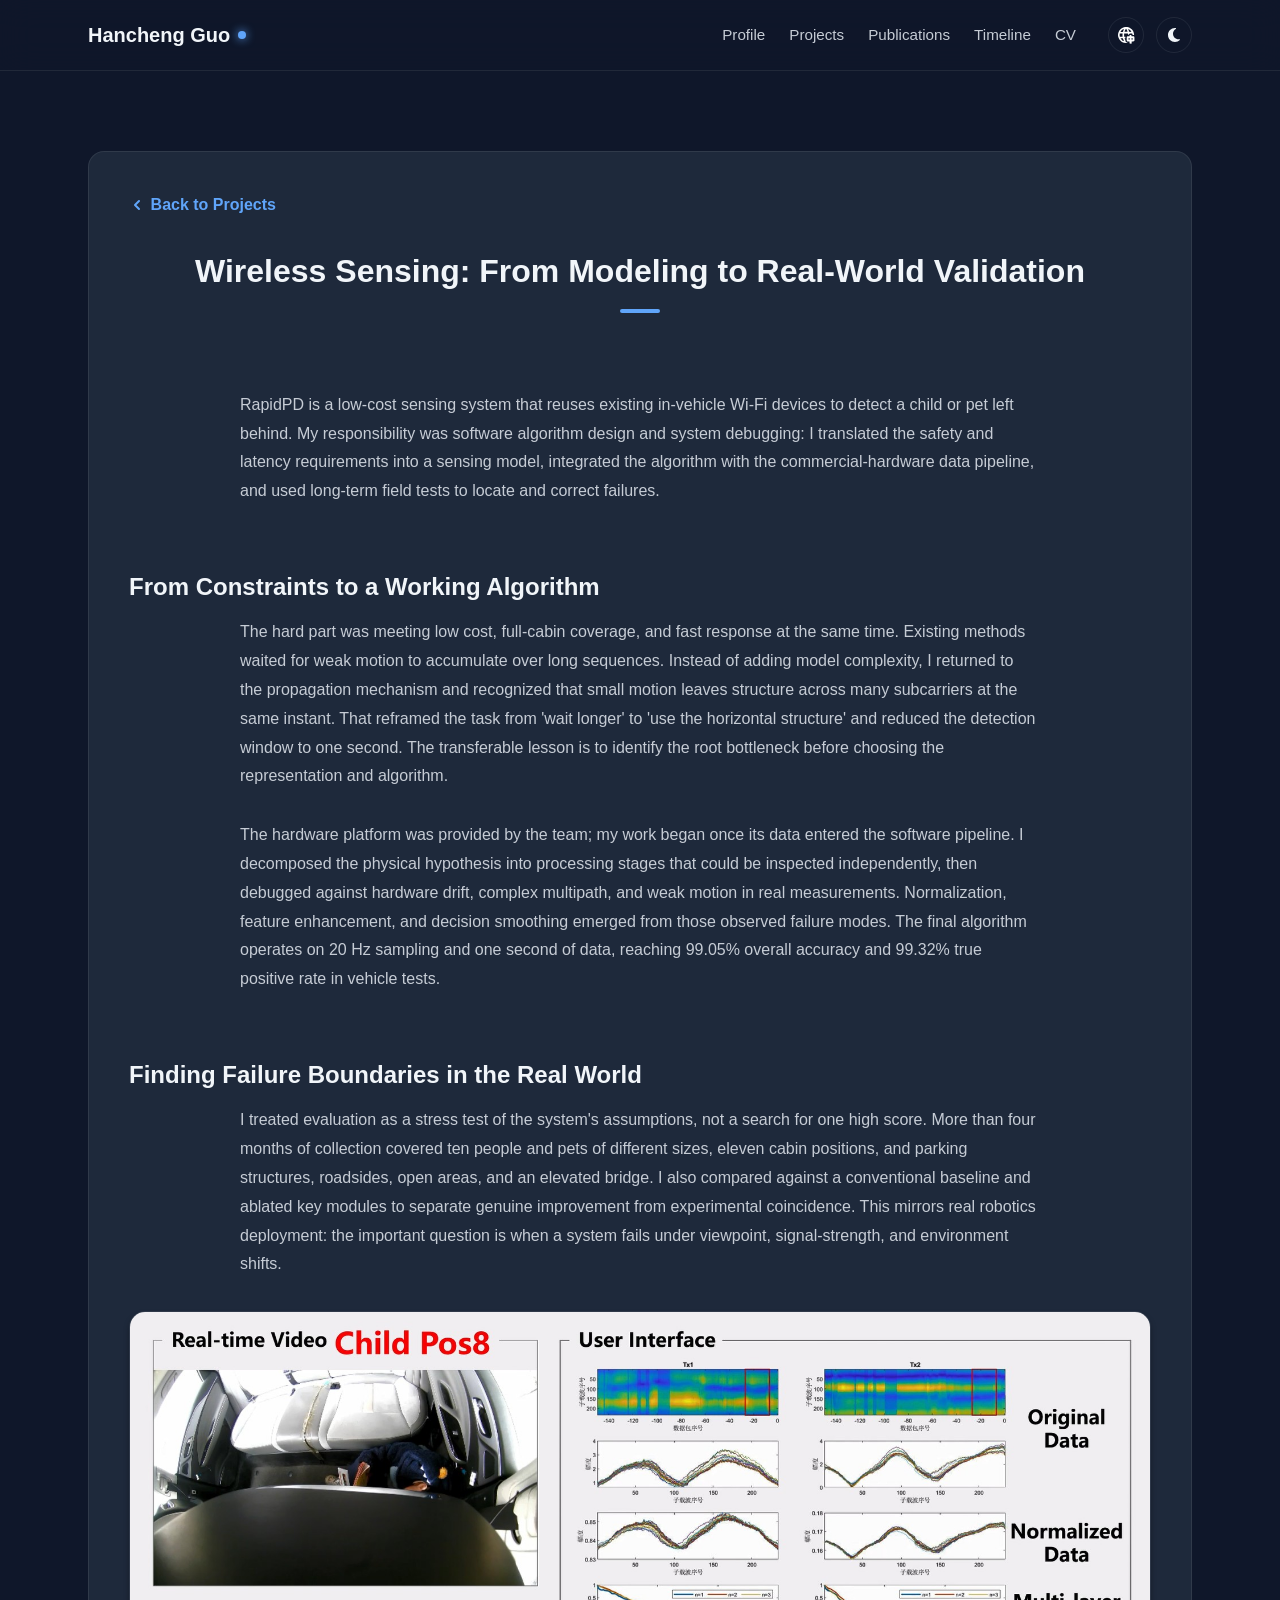
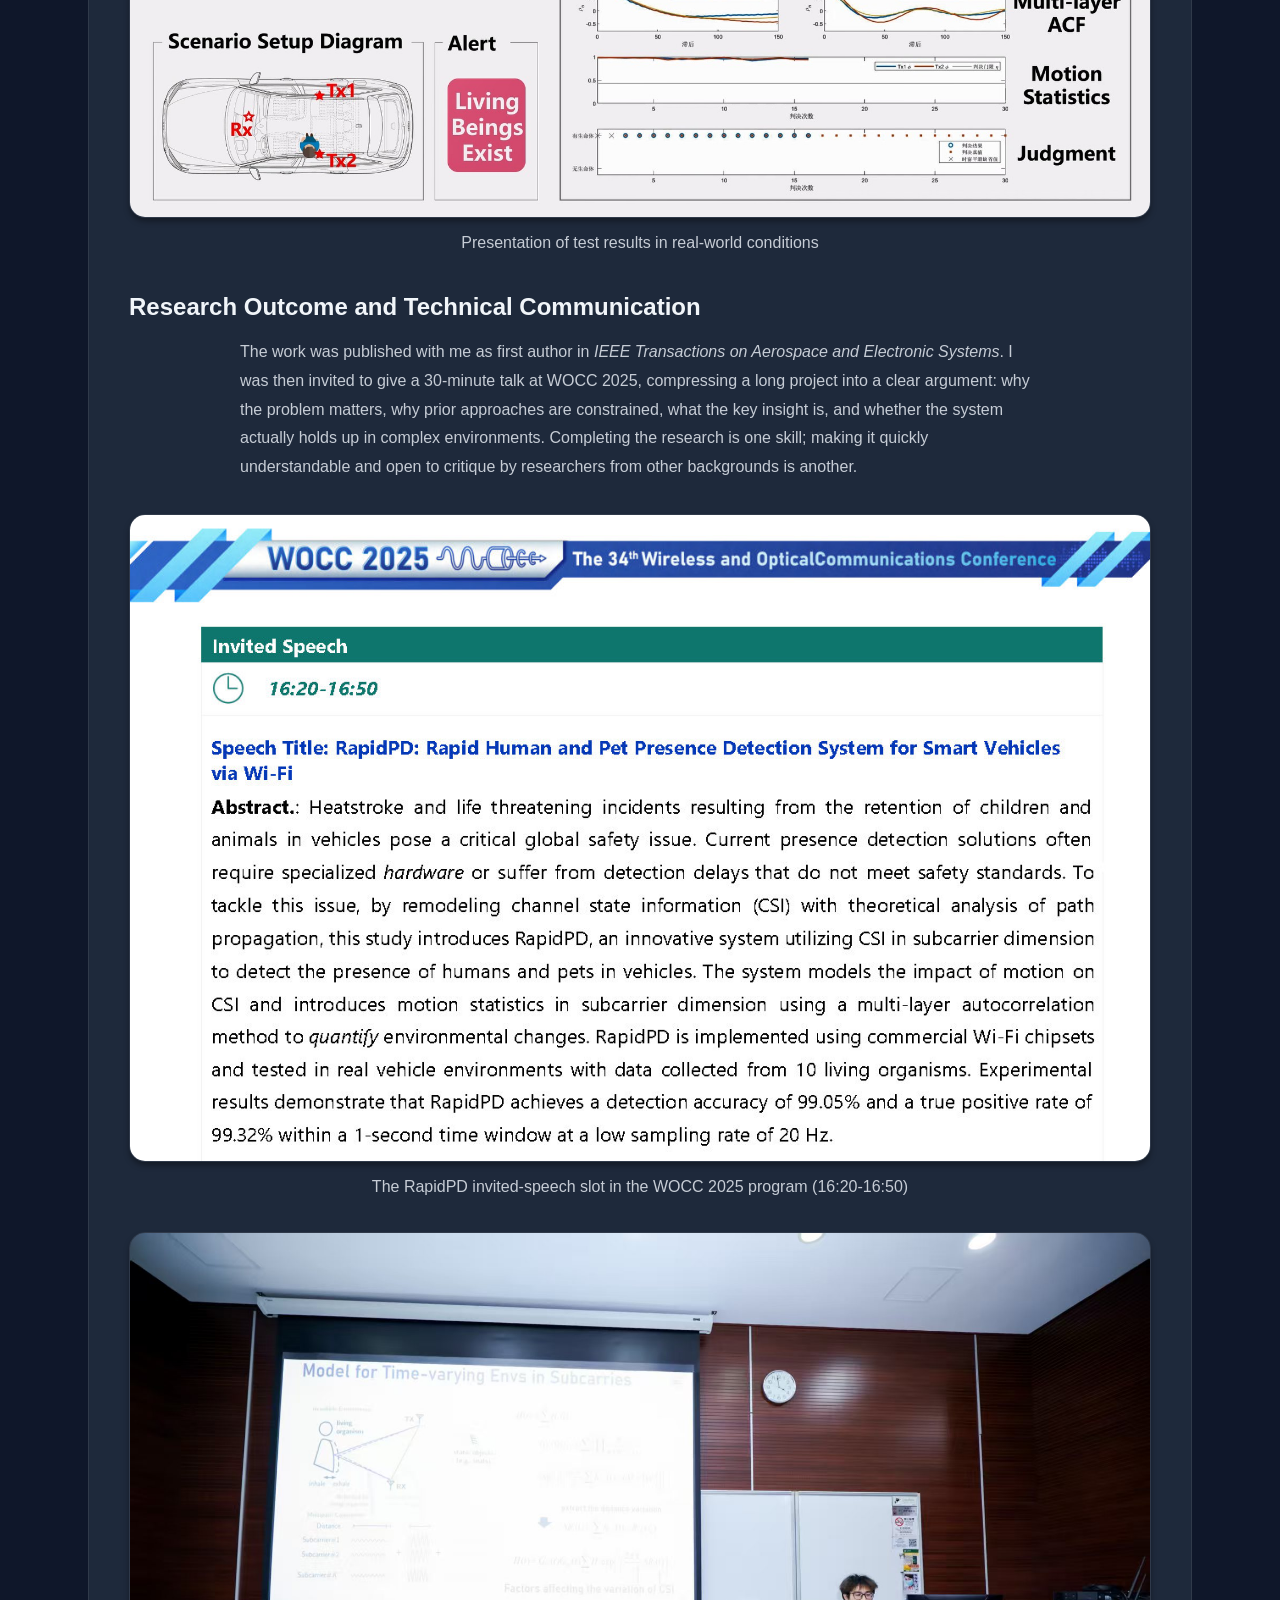
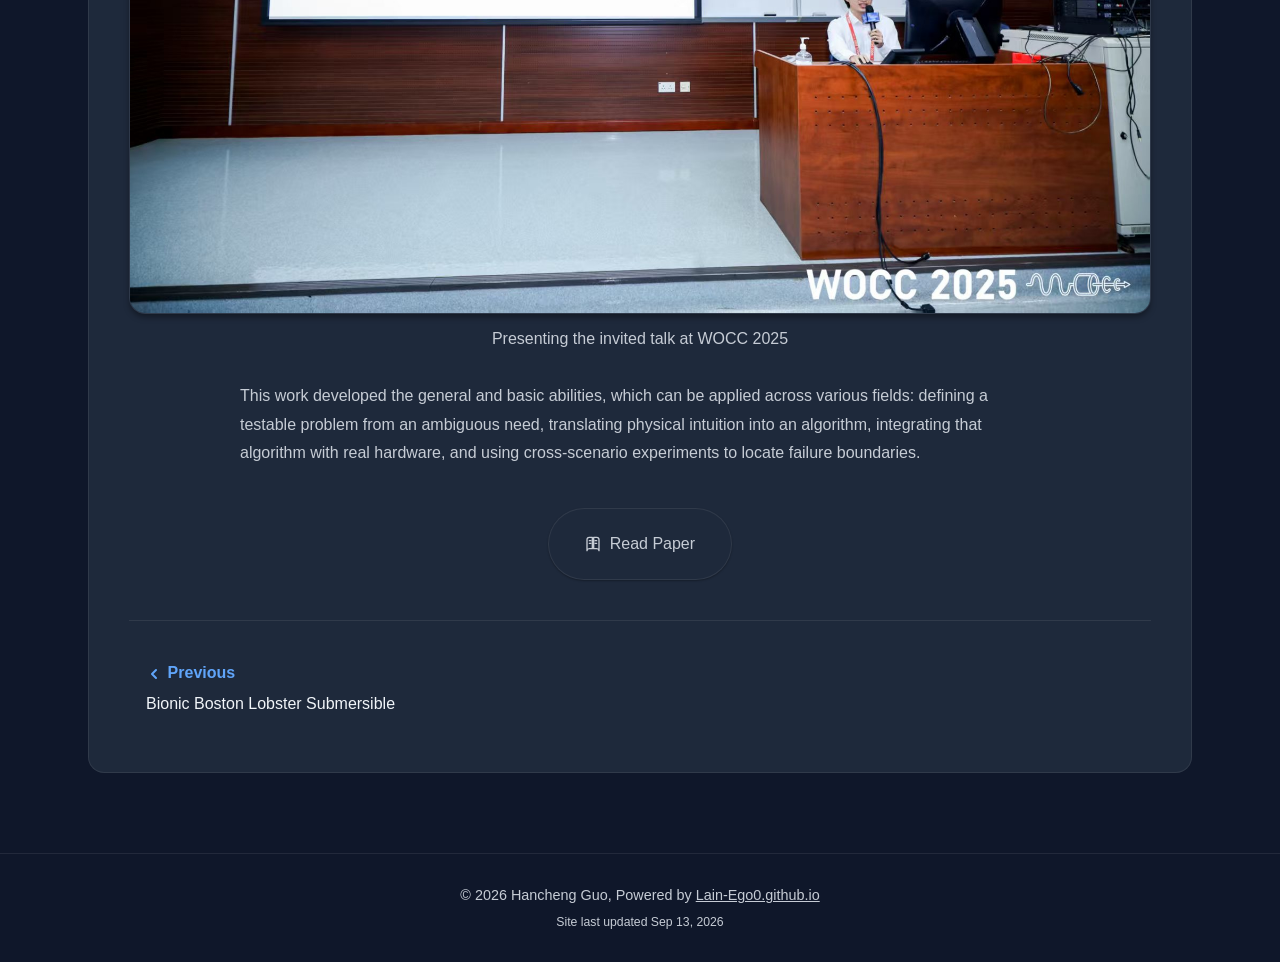
<file: pages/projects/project1.html>
<!DOCTYPE html>
<!-- Generated by portfolio.py; do not edit. -->
<html lang="en" data-theme="dark">
  <head>
    <meta charset="UTF-8">
    <meta name="viewport" content="width=device-width, initial-scale=1.0">
    <title>Wireless Sensing: From Modeling to Real-World Validation - Hancheng Guo | Homepage</title>
    <meta name="description" content="Developed and debugged the software algorithm for a commercial-Wi-Fi in-vehicle sensing system, then validated it through four months of real-world vehicle tests. First-author IEEE TAES paper and WOCC 2025 invited talk.">
    <meta property="og:title" content="Wireless Sensing: From Modeling to Real-World Validation - Hancheng Guo | Homepage">
    <meta property="og:description" content="Developed and debugged the software algorithm for a commercial-Wi-Fi in-vehicle sensing system, then validated it through four months of real-world vehicle tests. First-author IEEE TAES paper and WOCC 2025 invited talk.">
    <meta property="og:type" content="article">
    <meta property="og:url" content="https://hancheng-guo.github.io/pages/projects/project1.html">
    <meta property="og:image" content="https://hancheng-guo.github.io/assets/images/projects/rapidpd/RapidPD-WOCC2025-talk.jpg">
    <link rel="canonical" href="https://hancheng-guo.github.io/pages/projects/project1.html">
    <script type="application/ld+json">{"@context":"https://schema.org","@type":"CreativeWork","name":"Wireless Sensing: From Modeling to Real-World Validation","description":"Developed and debugged the software algorithm for a commercial-Wi-Fi in-vehicle sensing system, then validated it through four months of real-world vehicle tests. First-author IEEE TAES paper and WOCC 2025 invited talk.","url":"https://hancheng-guo.github.io/pages/projects/project1.html"}</script>
    <link rel="icon" href="../../assets/icons/favicon.svg">
    <script>document.documentElement.setAttribute('data-theme', localStorage.getItem('theme') || 'dark');</script>
    <link rel="stylesheet" href="../../assets/css/style.css">
  </head>
  <body data-page="project" data-project-id="project1">
    <nav>
      <div class="container nav-container">
        <a href="../../index.html" class="logo">
          <span class="logo-text">Hancheng Guo</span>
          <div class="logo-dot">
          </div>
        </a>
        <div class="nav-actions">
          <button class="control-btn menu-toggle" type="button" aria-expanded="false" aria-controls="primary-navigation" aria-label="Open navigation" data-i18n-aria-label="nav.openMenu">
            ☰
          </button>
          <div class="nav-links" id="primary-navigation">
            <a href="../../index.html#profile" data-i18n="nav.profile">Profile</a>
            <a href="../../index.html#projects" data-i18n="nav.projects">Projects</a>
            <a href="../../index.html#publications" data-i18n="nav.publications">Publications</a>
            <a href="../../index.html#timeline" data-i18n="nav.timeline">Timeline</a>
            <a href="../../pages/cv.html" data-i18n="nav.resume">CV</a>
          </div>
          <div class="nav-controls">
            <button class="control-btn nav-control lang-toggle" type="button" aria-label="切换到中文" title="切换到中文" data-language="en" data-i18n-aria-label="nav.toggleLanguage">
              <img class="language-target-icon" src="../../assets/icons/language-switch-ch.svg" alt="" aria-hidden="true">
              <span class="visually-hidden">切换到中文</span>
            </button>
            <button class="control-btn nav-control theme-toggle" type="button" aria-label="Toggle color theme" data-i18n-aria-label="nav.toggleTheme">
              <svg class="svg-icon sun-icon svg-icon--inline icon-sun" aria-hidden="true" focusable="false" xmlns="http://www.w3.org/2000/svg" viewBox="0 0 512 512">
                <!--! Font Awesome Free 6.7.2 by @fontawesome - https://fontawesome.com License - https://fontawesome.com/license/free (Icons: CC BY 4.0, Fonts: SIL OFL 1.1, Code: MIT License) Copyright 2024 Fonticons, Inc. -->
                <path d="M361.5 1.2c5 2.1 8.6 6.6 9.6 11.9L391 121l107.9 19.8c5.3 1 9.8 4.6 11.9 9.6s1.5 10.7-1.6 15.2L446.9 256l62.3 90.3c3.1 4.5 3.7 10.2 1.6 15.2s-6.6 8.6-11.9 9.6L391 391 371.1 498.9c-1 5.3-4.6 9.8-9.6 11.9s-10.7 1.5-15.2-1.6L256 446.9l-90.3 62.3c-4.5 3.1-10.2 3.7-15.2 1.6s-8.6-6.6-9.6-11.9L121 391 13.1 371.1c-5.3-1-9.8-4.6-11.9-9.6s-1.5-10.7 1.6-15.2L65.1 256 2.8 165.7c-3.1-4.5-3.7-10.2-1.6-15.2s6.6-8.6 11.9-9.6L121 121 140.9 13.1c1-5.3 4.6-9.8 9.6-11.9s10.7-1.5 15.2 1.6L256 65.1 346.3 2.8c4.5-3.1 10.2-3.7 15.2-1.6zM160 256a96 96 0 1 1 192 0 96 96 0 1 1 -192 0zm224 0a128 128 0 1 0 -256 0 128 128 0 1 0 256 0z"/>
              </svg>
              <svg class="svg-icon moon-icon svg-icon--inline icon-moon" aria-hidden="true" focusable="false" xmlns="http://www.w3.org/2000/svg" viewBox="0 0 384 512">
                <!--! Font Awesome Free 6.7.2 by @fontawesome - https://fontawesome.com License - https://fontawesome.com/license/free (Icons: CC BY 4.0, Fonts: SIL OFL 1.1, Code: MIT License) Copyright 2024 Fonticons, Inc. -->
                <path d="M223.5 32C100 32 0 132.3 0 256S100 480 223.5 480c60.6 0 115.5-24.2 155.8-63.4c5-4.9 6.3-12.5 3.1-18.7s-10.1-9.7-17-8.5c-9.8 1.7-19.8 2.6-30.1 2.6c-96.9 0-175.5-78.8-175.5-176c0-65.8 36-123.1 89.3-153.3c6.1-3.5 9.2-10.5 7.7-17.3s-7.3-11.9-14.3-12.5c-6.3-.5-12.6-.8-19-.8z"/>
              </svg>
            </button>
          </div>
        </div>
      </div>
    </nav>
    <main class="section-padding">
      <div class="container">
        <div class="card project-detail-card">
          <div class="project-container">
            <a class="back-link" href="../../index.html#projects">
              <svg class="svg-icon motion-link-arrow link-chevron chevron-left svg-icon--inline icon-chevron-down" aria-hidden="true" focusable="false" xmlns="http://www.w3.org/2000/svg" viewBox="0 0 24 24" fill="none" stroke="currentColor" stroke-width="3" stroke-linecap="round" stroke-linejoin="round">
                <path d="m6 9 6 6 6-6"/>
              </svg>
              <span>Back to Projects</span>
            </a>
            <h2>Wireless Sensing: From Modeling to Real-World Validation</h2>
            <div class="project-detail-desc markdown-body">
              <p>RapidPD is a low-cost sensing system that reuses existing in-vehicle Wi-Fi devices to detect a child or pet left behind. My responsibility was software algorithm design and system debugging: I translated the safety and latency requirements into a sensing model, integrated the algorithm with the commercial-hardware data pipeline, and used long-term field tests to locate and correct failures.</p>
            </div>
            <h3 class="project-content-heading">From Constraints to a Working Algorithm</h3>
            <div class="project-detail-desc markdown-body">
              <p>The hard part was meeting low cost, full-cabin coverage, and fast response at the same time. Existing methods waited for weak motion to accumulate over long sequences. Instead of adding model complexity, I returned to the propagation mechanism and recognized that small motion leaves structure across many subcarriers at the same instant. That reframed the task from 'wait longer' to 'use the horizontal structure' and reduced the detection window to one second. The transferable lesson is to identify the root bottleneck before choosing the representation and algorithm.</p>
            </div>
            <div class="project-detail-desc markdown-body">
              <p>The hardware platform was provided by the team; my work began once its data entered the software pipeline. I decomposed the physical hypothesis into processing stages that could be inspected independently, then debugged against hardware drift, complex multipath, and weak motion in real measurements. Normalization, feature enhancement, and decision smoothing emerged from those observed failure modes. The final algorithm operates on 20 Hz sampling and one second of data, reaching 99.05% overall accuracy and 99.32% true positive rate in vehicle tests.</p>
            </div>
            <h3 class="project-content-heading">Finding Failure Boundaries in the Real World</h3>
            <div class="project-detail-desc markdown-body">
              <p>I treated evaluation as a stress test of the system's assumptions, not a search for one high score. More than four months of collection covered ten people and pets of different sizes, eleven cabin positions, and parking structures, roadsides, open areas, and an elevated bridge. I also compared against a conventional baseline and ablated key modules to separate genuine improvement from experimental coincidence. This mirrors real robotics deployment: the important question is when a system fails under viewpoint, signal-strength, and environment shifts.</p>
            </div>
            <figure>
              <img class="project-img" src="../../assets/images/projects/rapidpd/RapidPD-experiment.jpg" alt="Presentation of test results in real-world conditions" loading="lazy" decoding="async">
              <figcaption>Presentation of test results in real-world conditions</figcaption>
            </figure>
            <h3 class="project-content-heading">Research Outcome and Technical Communication</h3>
            <div class="project-detail-desc markdown-body">
              <p>The work was published with me as first author in <em>IEEE Transactions on Aerospace and Electronic Systems</em>. I was then invited to give a 30-minute talk at WOCC 2025, compressing a long project into a clear argument: why the problem matters, why prior approaches are constrained, what the key insight is, and whether the system actually holds up in complex environments. Completing the research is one skill; making it quickly understandable and open to critique by researchers from other backgrounds is another.</p>
            </div>
            <figure>
              <img class="project-img" src="../../assets/images/projects/rapidpd/RapidPD-WOCC2025-program.jpg" alt="The invited-talk listing in the WOCC 2025 program" loading="lazy" decoding="async">
              <figcaption>The RapidPD invited-speech slot in the WOCC 2025 program (16:20-16:50)</figcaption>
            </figure>
            <figure>
              <img class="project-img" src="../../assets/images/projects/rapidpd/RapidPD-WOCC2025-talk-wide.jpg" alt="Hancheng Guo presenting the RapidPD invited talk at WOCC 2025" loading="lazy" decoding="async">
              <figcaption>Presenting the invited talk at WOCC 2025</figcaption>
            </figure>
            <div class="project-detail-desc markdown-body">
              <p>This work developed the general and basic abilities, which can be applied across various fields: defining a testable problem from an ambiguous need, translating physical intuition into an algorithm, integrating that algorithm with real hardware, and using cross-scenario experiments to locate failure boundaries. </p>
            </div>
            <div class="publish-links-wrapper">
              <div class="publish-links">
                <a class="publish-link" href="https://ieeexplore.ieee.org/document/10971911" target="_blank" rel="noopener noreferrer">
                  <svg class="svg-icon svg-icon--inline icon-paper" aria-hidden="true" focusable="false" xmlns="http://www.w3.org/2000/svg" viewBox="0 0 24 24" fill="none" stroke="currentColor" stroke-width="2" stroke-linecap="round" stroke-linejoin="round">
                    <path d="M3 5.5A3.5 3.5 0 0 1 6.5 2H11v17H6.5A3.5 3.5 0 0 0 3 22V5.5Z"/>
                    <path d="M21 5.5A3.5 3.5 0 0 0 17.5 2H13v17h4.5A3.5 3.5 0 0 1 21 22V5.5Z"/>
                    <path d="M6.5 7H9M15 7h2.5M6.5 11H9M15 11h2.5"/>
                  </svg>
                  <span>Read Paper</span>
                </a>
              </div>
            </div>
            <nav class="project-adjacent" aria-label="Project navigation">
              <a class="project-adjacent-link previous" href="../../pages/projects/project2.html">
                <span class="project-adjacent-label">
                  <svg class="svg-icon motion-link-arrow link-chevron chevron-left svg-icon--inline icon-chevron-down" aria-hidden="true" focusable="false" xmlns="http://www.w3.org/2000/svg" viewBox="0 0 24 24" fill="none" stroke="currentColor" stroke-width="3" stroke-linecap="round" stroke-linejoin="round">
                    <path d="m6 9 6 6 6-6"/>
                  </svg>
                  <span>Previous</span>
                </span>
                <span class="project-adjacent-name">Bionic Boston Lobster Submersible</span>
              </a>
            </nav>
          </div>
        </div>
      </div>
    </main>
    <footer>
      <span class="footer-copyright">© 2026 Hancheng Guo, Powered by <a href="https://github.com/Lain-Ego0/Lain-Ego0.github.io"><u>Lain-Ego0.github.io</u></a></span>
      <span class="footer-updated">Site last updated Sep 13, 2026</span>
    </footer>
    <script type="module" src="../../assets/js/app.js"></script>
  </body>
</html>
</file>
<file: assets/css/style.css>
/* =========================================
   1. Design Token & Themes
   ========================================= */
:root {
  /* 基础参数 */
  --font-main: -apple-system, BlinkMacSystemFont, "Segoe UI", Roboto, "Helvetica Neue", Arial, sans-serif;
  --radius-md: 16px;
  --radius-full: 999px;
  --container-width: clamp(600px, 90vw, 1800px);
  --transition-base: 0.3s cubic-bezier(0.4, 0, 0.2, 1);
  
  /* [Light Mode] 默认日间模式变量 */
  --bg-body: #f8fafc;
  --bg-card: #ffffff; 
  --bg-glass: rgba(255, 255, 255, 0.8);
  --bg-hover: #f1f5f9;
  
  --text-main: #0f172a;
  --text-muted: #464b52;
  --text-invert: #ffffff;
  
  --primary: #2563eb;       /* 核心蓝 */
  --primary-glow: rgba(37, 99, 235, 0.2);
  
  --border-light: rgba(0, 0, 0, 0.06);
  --shadow-sm: 0 1px 2px rgba(0, 0, 0, 0.05);
  --shadow-card: 0 4px 6px -1px rgba(0, 0, 0, 0.05), 0 2px 4px -1px rgba(0, 0, 0, 0.03);
  --shadow-hover: 0 20px 25px -5px rgba(0, 0, 0, 0.1), 0 10px 10px -5px rgba(0, 0, 0, 0.04);
  
  --gradient-title: linear-gradient(135deg, #0f172a 0%, #3b82f6 100%);
  --decoration-blob: #e2e8f0;
  --hero-fade-color: #f8fafc;
}

/* [Dark Mode] 深色模式变量覆盖 */
[data-theme="dark"] {
  --bg-body: #0f172a;       /* 深岩灰背景 */
  --bg-card: #1e293b;       /* 稍亮的卡片背景 */
  --bg-glass: rgba(15, 23, 42, 0.8);
  --bg-hover: #334155;
  
  --text-main: #f1f5f9;     /* 亮灰白 */
  --text-muted: #c6ccd5;    /* 柔和灰 */
  
  --primary: #60a5fa;       /* 亮蓝，暗色下更显眼 */
  --primary-glow: rgba(96, 165, 250, 0.25);
  
  --border-light: rgba(255, 255, 255, 0.08);
  --shadow-sm: 0 1px 2px rgba(0, 0, 0, 0.3);
  --shadow-card: 0 4px 6px -1px rgba(0, 0, 0, 0.4);
  --shadow-hover: 0 20px 25px -5px rgba(0, 0, 0, 0.5), 0 0 20px rgba(96, 165, 250, 0.15); /* 加点蓝色光晕 */
  
  --gradient-title: linear-gradient(135deg, #f8fafc 0%, #60a5fa 100%);
  --decoration-blob: #1e293b;
  --hero-fade-color: #0f172a;
}

@property --hero-fade-color {
  syntax: '<color>';
  inherits: true;
  initial-value: #f8fafc;
}

@property --decoration-blob {
  syntax: '<color>';
  inherits: true;
  initial-value: #e2e8f0;
}

/* =========================================
   2. Global Reset & Layout
   ========================================= */
*, *::before, *::after { margin: 0; padding: 0; box-sizing: border-box; }

/* Fragment navigation must land before the first paint.  Same-page links use
   navigation.js for their deliberate, accessible smooth scroll. */
html { scroll-behavior: auto; }

body {
  font-family: var(--font-main);
  background-color: var(--bg-body);
  color: var(--text-main);
  line-height: 1.6;
  /* 关键：平滑过渡背景色和文字颜色 */
  transition: background-color 0.4s ease, color 0.4s ease;
  overflow-x: hidden;
}

/* 新增：全局图片约束，防止图片撑破布局 */
img {
  max-width: 100%;
  height: auto;
  display: block;
}

a { text-decoration: none; color: inherit; transition: var(--transition-base); }
ul { list-style: none; }

.container {
  max-width: var(--container-width);
  margin: 0 auto;
  padding: 0 24px;
}

.section-padding { padding: 80px 0; }
.flex-center { display: flex; align-items: center; justify-content: center; }
.column { flex-direction: column; }

/* 滚动条美化 */
::-webkit-scrollbar { width: 8px; }
::-webkit-scrollbar-track { background: var(--bg-body); }
::-webkit-scrollbar-thumb { background: var(--text-muted); border-radius: 4px; opacity: 0.5; }

/* =========================================
   3. Navigation (Glassmorphism)
   ========================================= */
body > nav {
  position: sticky;
  top: 0;
  z-index: 100;
  background: var(--bg-glass);
  backdrop-filter: blur(16px);
  -webkit-backdrop-filter: blur(16px);
  border-bottom: 1px solid var(--border-light);
  transition: background-color 0.4s ease, border-color 0.4s ease;
}

.nav-container {
  height: 70px;
  display: flex;
  justify-content: space-between;
  align-items: center;
}

.logo {
  display: flex;
  align-items: center;
  gap: 8px;
  font-weight: 700;
  font-size: 1.25rem;
  color: var(--text-main);
}

.logo-dot {
  width: 8px;
  height: 8px;
  background: var(--primary);
  border-radius: 50%;
  box-shadow: 0 0 10px var(--primary);
}

.nav-actions { display: flex; align-items: center; gap: 32px; }

.nav-links { display: flex; gap: 24px; }
.nav-links a {
  font-size: 0.95rem;
  font-weight: 500;
  color: var(--text-muted);
  position: relative;
}
.nav-links a:hover, .nav-links a.active { color: var(--primary); }

.nav-controls { display: flex; align-items: center; gap: 12px; }
.control-btn.menu-toggle { display: none; }
.back-link { display: inline-flex; align-items: center; gap: .35em; margin-bottom: 28px; color: var(--primary); font-weight: 650; }
.back-link:focus-visible, a:focus-visible, button:focus-visible { outline: 3px solid var(--primary); outline-offset: 4px; }
.status-view { padding: 32px; text-align: center; color: var(--text-muted); }
.project-adjacent { display: grid; grid-template-columns: minmax(0, 1fr) minmax(0, 1fr); gap: 16px; margin-top: 40px; border-top: 1px solid var(--border-light); padding-top: 24px; }
.project-adjacent-link { display: flex; flex-direction: column; gap: 6px; padding: 14px 16px; color: var(--text-main); background: transparent; border: 1px solid transparent; border-radius: var(--radius-md); }
.project-adjacent-link.previous { grid-column: 1; align-items: flex-start; }
.project-adjacent-link.next { grid-column: 2; align-items: flex-end; text-align: right; }
.project-adjacent-link:hover, .project-adjacent-link:focus-visible { color: var(--primary); border-color: transparent; background: var(--bg-hover); }
.project-adjacent-label { display: inline-flex; align-items: center; position: relative; top: 0.5px; gap: .35em; color: var(--primary); font-weight: 650; }
.project-adjacent-link.next .motion-link-arrow { order: 2; }
.project-adjacent-name { color: inherit; }
.timeline-extra { display: none; }
.timeline-container.timeline-expanded .timeline-extra { display: block; }
.timeline-toggle { display: inline-flex; align-items: center; justify-content: center; box-sizing: border-box; width: 200px; min-width: 200px; height: 30px; margin: 24px auto 0; padding: 4px 16px; white-space: nowrap; color: var(--text-main); background: var(--bg-card); border: 1px solid var(--border-light); box-shadow: var(--shadow-sm); font-size: .82rem; font-weight: 650; line-height: 1; position: relative; }
.timeline-toggle[hidden] { display: none; }
.control-btn.timeline-toggle { background: var(--bg-card); border-color: var(--border-light); }
.timeline-toggle:hover, .timeline-toggle:focus-visible { background: var(--bg-hover); border-color: var(--primary); color: var(--primary); }
.timeline-toggle-label { position: absolute; left: 50%; transform: translateX(-50%); }
.timeline-chevron { position: absolute; right: 12px; width: 13px; height: 13px; color: currentColor; transition: transform var(--transition-base); }
.timeline-chevron.svg-icon--inline { fill: none; stroke: currentColor; }
.timeline-toggle[aria-expanded="true"] .timeline-chevron { transform: rotate(180deg); }
.error-state { border: 1px solid var(--border-light); border-radius: var(--radius-md); }
.hero-action-row { display: flex; flex-wrap: wrap; justify-content: center; align-items: center; gap: 12px; margin-top: 24px; }
.intro-actions { display: flex; flex-wrap: wrap; justify-content: center; gap: 12px; }
.intro-actions .primary-action { color: #fff; background: var(--primary); border-color: var(--primary); }
.visually-hidden { position: absolute; width: 1px; height: 1px; padding: 0; margin: -1px; overflow: hidden; clip: rect(0, 0, 0, 0); white-space: nowrap; border: 0; }

/* 按钮通用样式 */
.control-btn {
  background: transparent;
  border: 1px solid var(--border-light);
  color: var(--text-main);
  padding: 6px 14px;
  border-radius: 20px;
  cursor: pointer;
  font-size: 0.9rem;
  transition: all 0.3s ease;
  display: flex;
  align-items: center;
  justify-content: center;
}
.nav-controls .nav-control {
  box-sizing: border-box;
  height: 36px;
  width: 36px;
  min-width: 36px;
  padding: 0;
  border-radius: var(--radius-full);
  position: relative;
  overflow: hidden;
}
.nav-controls .nav-control .svg-icon { width: 16px; height: 16px; display: inline-block; flex: 0 0 16px; }
.lang-toggle .visually-hidden { position: absolute; width: 1px; height: 1px; overflow: hidden; clip: rect(0 0 0 0); }

.control-btn:hover {
  background: var(--bg-hover);
  border-color: var(--primary);
  color: var(--primary);
}

/* 主题切换按钮特殊处理 */
.theme-toggle { position: relative; overflow: hidden; }

.theme-toggle .svg-icon {
  position: absolute;
  transition: transform 0.5s cubic-bezier(0.68, -0.55, 0.27, 1.55), opacity 0.5s;
}

/* 图标切换动画逻辑 */
[data-theme="light"] .moon-icon { transform: translateY(20px) rotate(90deg); opacity: 0; }
[data-theme="light"] .sun-icon { transform: translateY(0) rotate(0); opacity: 1; }
[data-theme="dark"] .sun-icon { transform: translateY(-20px) rotate(-90deg); opacity: 0; }
[data-theme="dark"] .moon-icon { transform: translateY(0) rotate(0); opacity: 1; }

/* =========================================
   4. Hero Section / Intro
   ========================================= */
.intro {
  /* Own this registered color on the element that transitions it.  Letting
     both the element and its pseudo-element transition an inherited value
     made the fade finish one transition after the page background. */
  --hero-fade-color: #f8fafc;
  padding: 100px 0 60px;
  position: relative;
  text-align: center;
  overflow: hidden;
  isolation: isolate;
  background-color: var(--bg-body);
  transition: background-color 0.4s ease, --hero-fade-color 0.4s ease, --decoration-blob 0.4s ease;
}

[data-theme="dark"] .intro { --hero-fade-color: #0f172a; }

/* The local panoramic project image is deliberately a CSS layer: cover keeps
   its aspect ratio while crop, rather than distortion, adapts it to viewport
   width.  This is confined to the home intro and fades into each theme's page
   background before the following section. */
.intro::before,
.intro::after {
  content: '';
  position: absolute;
  inset: 0;
  pointer-events: none;
}

.intro::before {
  background: center 42% / cover no-repeat;
  opacity: .38;
  transition: opacity 0.4s ease;
  /* `.intro` is an isolated stacking context.  Negative layers are painted
     beneath its opaque background, which made a configured hero URL resolve
     successfully but remain invisible.  Keep the imagery above the section
     paint and put the actual content above both visual layers instead. */
  z-index: 0;
}

.intro[data-hero-background]::before { background-image: var(--hero-background-image); }

.intro::after {
  background: linear-gradient(to bottom, color-mix(in srgb, var(--hero-fade-color) 2%, transparent) 0%, color-mix(in srgb, var(--hero-fade-color) 36%, transparent) 55%, var(--hero-fade-color) 100%);
  /* The parent owns the sole color transition, keeping this layer on the
     same clock as body rather than running a second, trailing transition. */
  z-index: 1;
}

.intro > .container { position: relative; z-index: 3; }

.svg-icon {
  display: inline-block;
  width: 1.05em;
  height: 1.05em;
  flex: 0 0 auto;
}

/* JavaScript-created glyphs use an external mask while served over HTTP.
   Generated fallback markup uses inline SVG so direct file previews do not
   lose every icon to file-origin mask restrictions. */
.svg-icon:not(.svg-icon--inline) {
  background-color: currentColor;
  -webkit-mask: var(--icon-url) center / contain no-repeat;
  mask: var(--icon-url) center / contain no-repeat;
}

.svg-icon--inline {
  fill: currentColor;
  color: currentColor;
  vertical-align: -.125em;
}

.icon-sun { --icon-url: url('../icons/sun.svg'); }
.icon-moon { --icon-url: url('../icons/moon.svg'); }
.icon-chevron-down { --icon-url: url('../icons/chevron-down.svg'); }
.nav-controls .lang-toggle .language-target-icon {
  position: absolute;
  left: 50%;
  top: 50%;
  width: 18px;
  height: 18px;
  object-fit: contain;
  transform: translate(-50%, -50%);
}

[data-theme="dark"] .lang-toggle .language-target-icon { filter: invert(1); }
.icon-envelope { --icon-url: url('../icons/envelope.svg'); }
.icon-file-pdf { --icon-url: url('../icons/file-pdf.svg'); }
.icon-bilibili { --icon-url: url('../icons/bilibili.svg'); }
.icon-youtube { --icon-url: url('../icons/youtube.svg'); }

.content-list { display: grid; gap: 22px; margin-left: 6px; padding-left: 24px; border-left: 2px solid var(--border-light); }
.narrative-container { max-width: 800px; margin-left: auto; margin-right: auto; }
.narrative-container > h3 { margin: 28px 0 14px; color: var(--text-muted); }
.content-entry { position: relative; padding: 0 0 18px; border-bottom: 1px solid var(--border-light); }
.content-list .content-entry::before { content: ''; position: absolute; left: -31px; top: 7px; width: 12px; height: 12px; border: 2px solid var(--primary); border-radius: 50%; background: var(--bg-body); }
.content-entry h3 { margin-bottom: 8px; color: var(--text-main); }
.content-entry p { color: var(--text-muted); }
.education-entry .education-heading, .work-entry .work-heading { margin-bottom: 4px; font-weight: 400; }
.education-entry .education-heading > strong, .work-entry .work-heading > strong { font-weight: 700; }
.education-entry .entry-date, .work-entry .entry-date { display: block; margin-bottom: 4px; color: var(--text-muted); }
.education-entry .education-detail, .work-entry .work-detail { margin: 0; }
.education-entry .education-detail > :first-child, .work-entry .work-detail > :first-child { margin-top: 0; }
.education-entry .education-detail > :last-child, .work-entry .work-detail > :last-child { margin-bottom: 0; }
.education-entry .education-detail.markdown-body, .work-entry .work-detail.markdown-body { color: var(--text-muted); }
.resume-layout { margin-top: 48px; }
.resume-sidebar { margin-bottom: 56px; }
.resume-profile-heading { display: flex; align-items: center; gap: 20px; margin-bottom: 24px; }
.resume-avatar-wrap { position: relative; width: 96px; height: 96px; flex: 0 0 auto; }
.resume-avatar-wrap .avatar-glow { position: absolute; inset: 0; border-radius: 50%; background: var(--primary); filter: blur(25px); opacity: .4; z-index: 0; transform: scale(.9); transition: opacity .3s, transform .3s; pointer-events: none; }
.resume-avatar-wrap:hover .avatar-glow, .resume-avatar-wrap:focus-within .avatar-glow { opacity: .7; transform: scale(1.05); }
.resume-profile-avatar { width: 96px; height: 96px; border-radius: 50%; object-fit: cover; box-shadow: 0 0 0 4px var(--bg-card); position: relative; z-index: 1; }
.resume-avatar-wrap:hover .resume-profile-avatar, .resume-avatar-wrap:focus-within .resume-profile-avatar { box-shadow: 0 0 0 4px var(--bg-card), 0 0 22px var(--primary-glow); }
.resume-profile-avatar:focus-visible { outline: 3px solid var(--primary); outline-offset: 5px; }
.resume-profile-avatar:focus { outline: 3px solid var(--primary); outline-offset: 5px; }
.resume-profile-identity { min-width: 160px; text-align: left; }
.resume-profile-name { margin: 0; overflow-wrap: anywhere; text-align: left; }
.resume-profile-name::after { display: none; }
.resume-download { margin-top: 12px; width: max-content; max-width: 100%; }
.resume-download .publish-link { padding: 7px 16px; font-size: .9rem; width: max-content; max-width: 100%; }
.resume-download .primary-action { color: #fff; background: var(--primary); border-color: var(--primary); }
.resume-profile-details { color: var(--text-muted); }
.resume-profile-details p + p { margin-top: 10px; }
.contact-links.resume-contact-links { justify-content: flex-start; flex-wrap: wrap; }
.contact-links.resume-contact-links.has-multiple-socials { flex-direction: column; align-items: flex-start; }
.resume-main > section + section { margin-top: 56px; }
.resume-main > section > h3 { margin: 28px 0 14px; color: var(--text-muted); }

/* 背景装饰球 */
.bg-decoration {
  position: absolute;
  top: -50%;
  left: 50%;
  transform: translateX(-50%);
  width: 800px;
  height: 800px;
  background: radial-gradient(circle, var(--decoration-blob) 0%, transparent 70%);
  opacity: 0.5;
  z-index: 2;
  pointer-events: none;
}

.avatar-container {
  position: relative;
  margin-bottom: 24px;
}

.avatar {
  width: 140px;
  height: 140px;
  border-radius: 50%;
  object-fit: cover;
  border: 4px solid var(--bg-card);
  position: relative;
  z-index: 2;
  flex-shrink: 0; /* 防止头像被挤压 */
}

.avatar-glow {
  position: absolute;
  inset: 0;
  border-radius: 50%;
  background: var(--primary);
  filter: blur(25px);
  opacity: 0.4;
  z-index: 1;
  transform: scale(0.9);
  transition: opacity 0.3s;
}
.avatar-container:hover .avatar-glow { opacity: 0.7; }

.gradient-text {
  font-size: 3rem;
  font-weight: 800;
  margin-bottom: 16px;
  background: var(--gradient-title);
  -webkit-background-clip: text;
  background-clip: text;
  color: transparent; /* 关键：文字透明显示背景渐变 */
  letter-spacing: -1px;
}

.subtitle {
  font-size: 1.15rem;
  color: var(--text-muted);
  max-width: 700px;
  margin: 0 auto;
}




.education-container {
  position: relative;
  max-width: 800px;
  margin: 0 auto;
  padding-left: 30px;
}

/* Vertical Line */
.education-container::before {
  content: '';
  position: absolute;
  left: 0;
  top: 0;
  bottom: 0;
  width: 2px;
  background: var(--border-light);
}





/* =========================================
   5. Projects Grid & Detail Images
   ========================================= */
h2 {
  font-size: 2rem;
  text-align: center;
  margin-bottom: 48px;
  color: var(--text-main);
  position: relative;
  display: inline-block;
  width: 100%;
}
/* 标题下划线 */
h2::after {
  content: '';
  display: block;
  width: 40px;
  height: 4px;
  background: var(--primary);
  margin: 12px auto 0;
  border-radius: 2px;
}

.project-container h3 {
  font-size: 1.5rem;
  text-align: left;
  margin-bottom: 48px;
  color: var(--text-main);
  position: relative;
  display: inline-block;
  padding-left: 12px;
  width: 100%;
}

.project-container h3::before {
  content: "";
  position: absolute;
  left: 0;
  top: 50%;
  transform: translateY(-50%);
  width: 6px;
  height: 6px;
  transform: translateY(-50%);
  background: var(--primary);
  border-radius: 50%;
}

.projects-grid {
  display: grid;
  grid-template-columns: repeat(auto-fit, minmax(min(100%, 500px), 1fr));
  gap: 32px;
}

.card {
  background: var(--bg-card);
  border-radius: var(--radius-md);
  border: 1px solid var(--border-light);
  overflow: hidden;
  transition: var(--transition-base);
  /* 解决 Safari 下圆角溢出问题 */
  transform: translateZ(0); 
  position: relative;
}

.card:hover {
  box-shadow: var(--shadow-hover);
  border-color: var(--primary-glow);
}

.projects-grid .card {
  box-sizing: border-box;
  display: flex;
  flex-direction: column;
}

/* Each project card is an operable link surface, so use the same pointer
   affordance as a button without changing its existing keyboard behavior. */
.projects-grid .card.project-card-detail:is(:hover, :focus, :focus-within) {
  cursor: pointer;
}

.projects-grid .card:focus-visible {
  border-color: var(--primary-glow);
  box-shadow: var(--shadow-hover);
  outline: 3px solid var(--primary);
  outline-offset: 4px;
}

/* 首页项目卡片缩略图 - 优化适配 */
.project-thumbnail {
  width: 100%;
  height: 220px;           /* 调整高度，显示更佳 */
  object-fit: cover;       /* 填满容器，防止拉伸 */
  object-position: center; /* 居中裁剪 */
  border-bottom: 1px solid var(--border-light);
  transition: transform 0.5s ease;
  background-color: var(--bg-hover);
}

/* Image zoom is independent of summary expansion.  Every project card keeps
   the familiar hover/focus affordance, while only expandable cards alter copy
   layout or add the thumbnail-to-surface blend below. */
.projects-grid .card:is(:focus, :focus-within) .project-thumbnail {
  transform: scale(1.05);
}
.card.project-card-expandable:is(:hover, :focus, :focus-within) .project-thumbnail {
  border-bottom-color: transparent;
}

.project-thumbnail-wrapper { overflow: hidden; flex: 0 0 auto; }

.project-info {
  --project-copy-active-bottom: 88px;
  /* Hydration measures the expanded copy and sets both of these per card.
     The fallback is only for the no-JS compact state. */
  --project-thumbnail-fade-height: 0px;
  --project-thumbnail-fade-solid-stop: 0px;
  padding: 24px;
  position: relative;
  isolation: isolate;
  min-height: var(--project-info-base-height, auto);
  display: grid;
  grid-template-rows: minmax(0, 1fr) auto;
  flex: 1;
}

/* Metadata occupies this grid row in both compact and expanded states. Only
   the copy becomes an overlay, so leaving hover/focus cannot reparent tags or
   the footer between positioning contexts for a single frame. */
.projects-grid .card.project-card-enhanced .project-info {
  min-height: var(--project-info-base-height);
}
.projects-grid .card.project-card-enhanced .project-copy { grid-row: 1; }
.projects-grid .card.project-card-enhanced .project-meta { grid-row: 2; }

.project-copy { position: relative; z-index: 1; }
/* Metadata is a persistent foreground layer.  The expanded copy can pass
   behind it, but never obscure tags, the action link, or the date. */
.project-meta { position: relative; z-index: 3; }

.project-info h3 {
  font-size: 1.25rem;
  margin-bottom: 8px;
  color: var(--text-main);
}

.project-info p {
  font-size: 0.95rem;
  color: var(--text-muted);
  margin-bottom: 20px;
  display: -webkit-box;
  -webkit-line-clamp: 3;
  -webkit-box-orient: vertical;
  overflow: hidden;
}

/* Expanding the copy out of normal flow makes the visual information panel
   reach into the thumbnail without changing the card, grid, tags or footer
   geometry.  Its bottom edge is measured after hydration so wrapped tags are
   respected too; the fallback variable covers the static/no-JS layout. */
.projects-grid .card.project-card-expandable:focus .project-info::before,
.projects-grid .card.project-card-expandable:focus-within .project-info::before { opacity: 1; }
.projects-grid .card.project-card-expandable:focus .project-copy,
.projects-grid .card.project-card-expandable:focus-within .project-copy {
  position: absolute;
  inset-inline: 24px;
  bottom: var(--project-copy-active-bottom);
  z-index: 2;
}
.projects-grid .card.project-card-expandable:focus .project-summary,
.projects-grid .card.project-card-expandable:focus-within .project-summary {
  -webkit-line-clamp: unset;
  overflow: visible;
}
.project-info::before {
  content: '';
  position: absolute;
  /* The measured solid stop is placed just above the active copy.  This
     makes the image surface become the card surface before either title or
     summary glyphs arrive, while preserving one continuous fade instead of
     putting a rectangular backing behind the text. */
  top: calc(-1 * var(--project-thumbnail-fade-height));
  right: 0;
  bottom: 0;
  left: 0;
  background: linear-gradient(to bottom, transparent 0, color-mix(in srgb, var(--bg-card) 42%, transparent) calc(var(--project-thumbnail-fade-solid-stop) * .52), var(--bg-card) var(--project-thumbnail-fade-solid-stop), var(--bg-card) 100%);
  opacity: 0;
  pointer-events: none;
  transition: opacity var(--transition-base);
  z-index: 0;
}

@media (hover: hover) {
  .projects-grid .card:hover .project-thumbnail { transform: scale(1.05); }
  .projects-grid .card.project-card-expandable:hover .project-info::before { opacity: 1; }
  .projects-grid .card.project-card-expandable:hover .project-copy {
    position: absolute;
    inset-inline: 24px;
    bottom: var(--project-copy-active-bottom);
    z-index: 2;
  }
  .projects-grid .card.project-card-expandable:hover .project-summary {
    -webkit-line-clamp: unset;
    overflow: visible;
  }
}

.project-link {
  font-weight: 600;
  color: var(--primary);
  display: inline-flex;
  align-items: center;
  gap: 4px;
}
/* Status-only cards intentionally retain the footer's visual anchor without
   borrowing the primary action colour or any link-like affordance. */
.project-link.project-status { color: var(--text-muted); font-weight: 500; }
.project-card-footer { display: flex; justify-content: space-between; align-items: center; min-height: 28px; gap: 12px; }
.project-card-footer .project-date { margin: 0; font-size: .82rem; color: var(--text-muted); }
.link-chevron { align-self: center; position: relative; top: 0.5px; width: 1em; height: 1em; fill: none; stroke: currentColor; stroke-width: 3; stroke-linecap: round; stroke-linejoin: round; transition: transform 0.2s; vertical-align: middle; }
.chevron-left { transform: rotate(90deg); }
.chevron-right { transform: rotate(-90deg); }
.back-link:hover .chevron-left, .back-link:focus-visible .chevron-left, .project-adjacent-link.previous:hover .chevron-left, .project-adjacent-link.previous:focus-visible .chevron-left { transform: translateX(-4px) rotate(90deg); }
.projects-grid .card.project-card-detail:is(:hover, :focus, :focus-within) .project-link .chevron-right,
.project-adjacent-link.next:hover .chevron-right,
.project-adjacent-link.next:focus-visible .chevron-right { transform: translateX(4px) rotate(-90deg); }

/* 子页面：详情大图样式 (新增) */
.project-detail-card {
  padding: 40px;
}

.project-detail-desc {
  max-width: 800px;
  margin: 30px auto;
  line-height: 1.8;
  color: var(--text-muted);
}

.project-container > .project-content-heading {
  max-width: 800px;
  width: 100%;
  margin: 2rem auto .75rem;
  padding-left: 0;
  text-align: left;
}
.project-container > h2.project-content-heading { font-size: 1.75rem; }
.project-container > h3.project-content-heading { font-size: 1.5rem; }
.project-container > h4.project-content-heading { font-size: 1.25rem; }
.project-container > h5.project-content-heading { font-size: 1.1rem; }
.project-container > .project-content-heading::before,
.project-container > .project-content-heading::after { display: none; }
.project-container > .project-content-heading + .project-detail-desc { margin-top: 0; }

.project-container {
  width: var(--project-container-width, min(100%, 1024px));
  margin: 0 auto;
  padding: 0 0;
}

.project-img {
  display: block;
  width: var(--img-width, min(100%, 1024px));  /* 强制宽度撑满容器 */
  max-width: 100%;         /* 防止超出父容器 */
  height: auto;            /* 高度自动，保持比例 */
  object-fit: contain;     /* 保证图片内容完整显示 */
  border-radius: var(--radius-md);
  margin: 32px auto;       /* 上下增加间距 */
  box-shadow: var(--shadow-card);
  border: 1px solid var(--border-light);
  cursor: zoom-in;
}

.lightbox-overlay {
  position: fixed;
  inset: 0;
  background: rgba(0, 0, 0, 0.82);
  display: flex;
  align-items: center;
  justify-content: center;
  padding: 24px;
  z-index: 9999;
  cursor: zoom-out;
  overflow: auto; /* 允许放大后滚动查看 */
}

.lightbox-overlay img {
  width: auto;  
  height: auto;
  /* max-width: 100%;
  max-height: 100%; */
  object-fit: contain;
  display: block;
  margin: 5vh 5vw;
  box-shadow: 0 20px 40px rgba(0, 0, 0, 0.35);
  transform: scale(1);      /* 新增 */
  transform-origin: center center; /* 新增 */
  transition: transform 0.08s ease; /* 新增 */
  cursor: grab;
  user-select: none;
  -webkit-user-drag: none;
}

.lightbox-overlay img.dragging {
  cursor: grabbing;
  transition: none;
}

.lightbox-close {
  position: fixed;
  top: 20px;
  right: 20px;
  width: 44px;
  height: 44px;
  border: none;
  border-radius: 999px;
  background: rgba(255, 255, 255, 0.14);
  color: #fff;
  font-size: 28px;
  line-height: 1;
  display: flex;
  align-items: center;
  justify-content: center;
  cursor: pointer;
  backdrop-filter: blur(4px);
  z-index: 10000;
}

.lightbox-close:hover {
  background: rgba(255, 255, 255, 0.22);
}



/* =========================================
   6. Documents & Buttons
   ========================================= */
.publish-links-wrapper { text-align: center; margin-top: 40px; }

.publish-links {
  display: inline-flex;
  flex-wrap: wrap;
  gap: 16px;
  justify-content: center;
  background: var(--bg-card);
  padding: 12px;
  border-radius: var(--radius-full);
  box-shadow: var(--shadow-sm);
  border: 1px solid var(--border-light);
}

.publish-link {
  padding: 10px 24px;
  border-radius: var(--radius-full);
  font-weight: 500;
  color: var(--text-muted);
  transition: all 0.3s ease;
  display: flex;
  align-items: center;
  gap: 8px;
}

.publish-link:hover {
  background: var(--bg-hover);
  color: var(--primary);
  transform: translateY(-2px);
}

/* =========================================
   7. Contact & Footer
   ========================================= */
.contact-links {
  display: flex;
  justify-content: center;
  gap: 12px;
  margin-top: 20px;
}

.markdown-body > :first-child { margin-top: 0; }
.markdown-body > :last-child { margin-bottom: 0; }
.markdown-body ul, .markdown-body ol { padding-left: 1.5rem; font: inherit; color: inherit; line-height: inherit; }
.markdown-body ul { list-style: disc outside; }
.markdown-body ol { list-style: decimal outside; }
.markdown-body li { font: inherit; color: inherit; line-height: inherit; }
.markdown-body code { font-family: Consolas, "Liberation Mono", monospace; }
.markdown-body pre { overflow-x: auto; padding: 1rem; border-radius: var(--radius-md); background: var(--bg-hover); }
.project-container figcaption { margin-top: -1.25rem; text-align: center; color: var(--text-muted); }

.social-contact-group { display: flex; flex-wrap: wrap; gap: 12px; }

.contact-item a {
  display: flex;
  align-items: center;
  justify-content: center;
  width: 42px;
  height: 42px;
  border: 1px solid var(--border-light);
  border-radius: 50%;
  background: var(--bg-card);
  color: var(--text-muted);
  box-shadow: var(--shadow-sm);
}

.contact-item .email-contact-link {
  width: auto;
  padding: 0 15px;
  gap: 9px;
  border-radius: var(--radius-full);
}

.contact-item .svg-icon {
  font-size: 1.05rem;
  transition: transform 0.3s cubic-bezier(0.34, 1.56, 0.64, 1);
  color: var(--text-main);
}

.contact-item:hover a, .contact-item:focus-within a { background: var(--bg-hover); border-color: var(--primary); }
.contact-item:hover .svg-icon, .contact-item:focus-within .svg-icon {
  transform: scale(1.1);
  color: var(--primary);
}
.hero-contact-links { margin-top: 0; scroll-margin-top: 96px; }

footer {
  text-align: center;
  padding: 30px;
  font-size: 0.9rem;
  color: var(--text-muted);
  border-top: 1px solid var(--border-light);
  background: var(--bg-body);
}

/* =========================================
   8. Mobile Responsive
   ========================================= */
@media (max-width: 768px) {
  .control-btn.menu-toggle { display: flex; }
  .nav-links { display: none; position: absolute; left: 16px; right: 16px; top: 68px; padding: 16px; flex-direction: column; gap: 14px; background: var(--bg-card); border: 1px solid var(--border-light); border-radius: var(--radius-md); box-shadow: var(--shadow-card); }
  .nav-links.is-open { display: flex; }
  
  .intro { padding-top: 60px; }
  .gradient-text { font-size: 2.2rem; }
  .hero-action-row { flex-direction: column; }

  /* 手机端图片适配 */
  .avatar {
    width: 120px;
    height: 120px;
  }
  .project-thumbnail {
    height: 180px;
  }
  .project-img {
    margin: 20px auto;
    border-radius: 8px;
  }
  
  .publish-links {
    flex-direction: column;
    border-radius: var(--radius-md);
    width: 100%;
  }
  
  .contact-links {
    gap: 12px;
    flex-wrap: wrap;
  }
}


/* Paste this AFTER your existing CSS */

/* =========================================
   9. Open Source Section (New)
   ========================================= */
.opensource-grid {
  display: grid;
  grid-template-columns: repeat(auto-fit, minmax(300px, 1fr));
  gap: 24px;
}

.os-card {
  background: var(--bg-card);
  border: 1px solid var(--border-light);
  border-radius: var(--radius-md);
  padding: 24px;
  transition: var(--transition-base);
  display: flex;
  flex-direction: column;
  height: 100%;
}

.os-card:hover {
  transform: translateY(-5px);
  border-color: var(--primary);
  box-shadow: var(--shadow-card);
}

.os-header {
  display: flex;
  align-items: flex-start;
  justify-content: space-between;
  margin-bottom: 12px;
}

.os-title {
  font-size: 1.1rem;
  font-weight: 700;
  color: var(--text-main);
}

.os-desc {
  font-size: 0.9rem;
  color: var(--text-muted);
  margin-bottom: 16px;
  flex-grow: 1;
}

.os-tags {
  display: flex;
  flex-wrap: wrap;
  gap: 8px;
  margin-bottom: 20px;
}

.os-tag {
  font-size: 0.75rem;
  padding: 4px 10px;
  background: var(--bg-hover);
  color: var(--text-muted);
  border-radius: 20px;
}

.os-actions {
  display: flex;
  gap: 12px;
}

.os-btn {
  font-size: 0.85rem;
  font-weight: 600;
  color: var(--primary);
  display: flex;
  align-items: center;
  gap: 6px;
}
.os-btn:hover { text-decoration: underline; }

/* =========================================
   10. Timeline Section (New)
   ========================================= */
.timeline-container {
  position: relative;
  max-width: 800px;
  margin: 0 auto;
  padding-left: 30px;
}

footer span { display: block; }
.footer-updated { margin-top: 0.35rem; font-size: 0.85em; }

@media (max-width: 480px) {
  .hero-contact-links { flex-direction: column; align-items: center; }
}

@media (min-width: 769px) {
  .timeline-container { max-width: 1080px; }
  .narrative-container { max-width: 1080px; }
  .timeline-item { display: grid; grid-template-columns: minmax(220px, .85fr) minmax(0, 1.5fr); gap: 40px; align-items: start; }
  .timeline-item.timeline-extra { display: none; }
  .timeline-container.timeline-expanded .timeline-extra { display: grid; }
  .timeline-item { --timeline-date-line-height: 1.36rem; --timeline-date-gap: 6px; }
  .timeline-date { line-height: var(--timeline-date-line-height); margin-bottom: var(--timeline-date-gap); }
  .timeline-summary h3 { font-size: 1.1rem; color: var(--text-main); }
  .timeline-content { padding-top: calc(var(--timeline-date-line-height) + var(--timeline-date-gap)); }
}

@media (min-width: 1024px) {
  .resume-layout { display: grid; grid-template-columns: 360px minmax(0, 1fr); gap: 48px; align-items: start; }
  .resume-sidebar { position: sticky; top: 102px; margin-bottom: 0; }
  .resume-main .narrative-container { max-width: none; margin-left: 0; margin-right: 0; }
}

/* Vertical Line */
.timeline-container::before {
  content: '';
  position: absolute;
  left: 0;
  top: 0;
  bottom: 0;
  width: 2px;
  background: var(--border-light);
}

.timeline-item {
  position: relative;
  margin-bottom: 40px;
}

.timeline-dot {
  position: absolute;
  left: -35px; /* Adjust based on padding */
  top: 5px;
  width: 12px;
  height: 12px;
  background: var(--bg-body);
  border: 2px solid var(--primary);
  border-radius: 50%;
  z-index: 1;
}

.timeline-date {
  font-size: 0.85rem;
  font-weight: 700;
  color: var(--primary);
  margin-bottom: 6px;
  display: block;
}

.timeline-content h3 {
  font-size: 1.1rem;
  margin-bottom: 8px;
  color: var(--text-main);
}

.timeline-content p {
  font-size: 0.95rem;
  color: var(--text-muted);
}
.timeline-content.markdown-body { font-size: 0.95rem; color: var(--text-muted); }

/* 修复主题切换按钮的点击响应 */
.theme-toggle {
  cursor: pointer;
  z-index: 10; /* 提高层级 */
  display: flex;
  align-items: center;
  justify-content: center;
}

/* 防止图标拦截鼠标事件，确保点击穿透到 button */
.theme-toggle .svg-icon {
  pointer-events: none; 
}

/* 确保导航栏层级够高 */
body > nav {
  z-index: 1000;
}

/* ... Previous CSS ... */

/* =========================================
   12. Project Tags (New)
   ========================================= */
.project-tags {
  display: flex;
  flex-wrap: wrap;
  gap: 8px;
  margin-bottom: 20px; /* Space between tags and 'View Details' link */
  margin-top: -12px;   /* Pull closer to description */
}

.project-tag {
  font-size: 0.75rem;
  padding: 3px 10px;
  background: var(--bg-hover);
  color: var(--primary);
  border-radius: 4px;
  font-weight: 500;
  border: 1px solid var(--border-light);
}

/* Adjust paragraph margin in project info to accommodate tags */
.project-info p {
  margin-bottom: 16px; 
}

@media (prefers-reduced-motion: reduce) {
  .project-info::before,
  .project-thumbnail,
  .link-chevron, .motion-link-arrow { transition-duration: 0s; }
}
</file>
